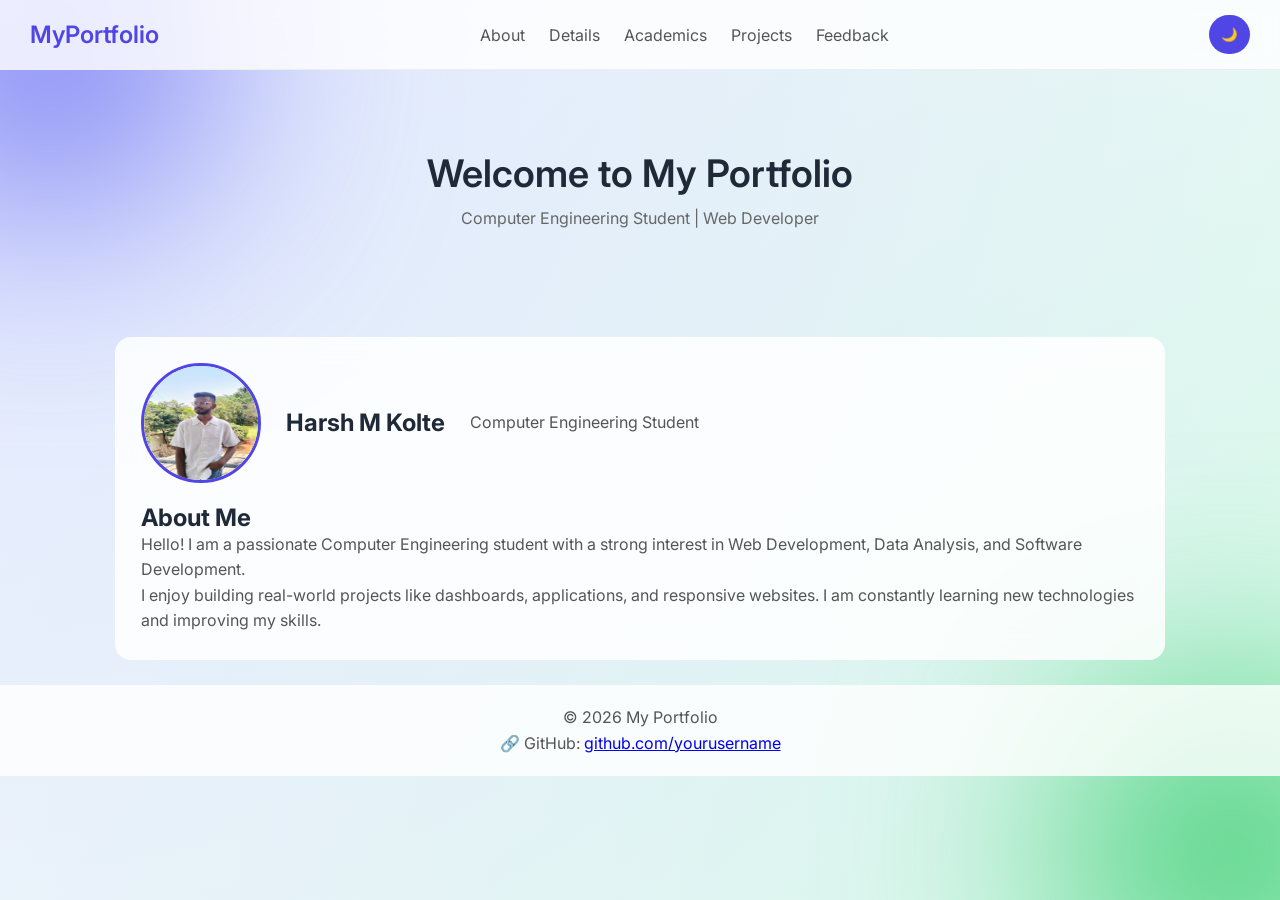
<file: index.html>
<!DOCTYPE html>
<html lang="en">
<head>
    <meta charset="UTF-8">
    <meta name="viewport" content="width=device-width, initial-scale=1.0">
    <title>My Portfolio - About</title>

    <!-- CSS -->
    <link rel="stylesheet" href="style.css">
</head>

<body>

<!-- 🔹 Navbar -->
<nav>
    <h2 class="logo">MyPortfolio</h2>

    <!-- Hidden checkbox -->
    <input type="checkbox" id="menu-toggle">

    <!-- Hamburger icon -->
    <label for="menu-toggle" class="menu-icon">☰</label>

    <!-- Menu -->
    <ul class="nav-links">
        <li><a href="index.html">About</a></li>
        <li><a href="details.html">Details</a></li>
        <li><a href="academics.html">Academics</a></li>
        <li><a href="projects.html">Projects</a></li>
        <li><a href="feedback.html">Feedback</a></li>
    </ul>

    <button id="darkModeToggle">🌙</button>
</nav>

<!-- 🔹 Header -->
<header>
    <h1>Welcome to My Portfolio</h1>
    <p>Computer Engineering Student | Web Developer</p>
</header>

<!-- 🔹 Main Content (Important for Dynamic Upgrade) -->
<main>
    <section id="about">

    <!-- 🧑 Profile Card -->
    <div class="profile-card">
        <img src="profile.jpeg" alt="My Photo">
        <h2>Harsh M Kolte</h2>
        <p>Computer Engineering Student</p>
    </div>

    <h2>About Me</h2>

    <p>
        Hello! I am a passionate Computer Engineering student with a strong
        interest in Web Development, Data Analysis, and Software Development.
    </p>

    <p>
        I enjoy building real-world projects like dashboards, applications,
        and responsive websites. I am constantly learning new technologies
        and improving my skills.
</section>
</main>

<!-- 🔹 Footer -->
<footer>
    <p>© 2026 My Portfolio</p>

    <p>
        🔗 GitHub:
        <a href="https://github.com/yourusername" target="_blank">
            github.com/yourusername
        </a>
    </p>
</footer>



<!-- Dark Mode Script -->
<script>
    const toggleBtn = document.getElementById("darkModeToggle");

    toggleBtn.addEventListener("click", () => {
        document.body.classList.toggle("dark-mode");

        toggleBtn.textContent =
            document.body.classList.contains("dark-mode") ? "☀️" : "🌙";
    });
</script>

</body>
</html>
</file>
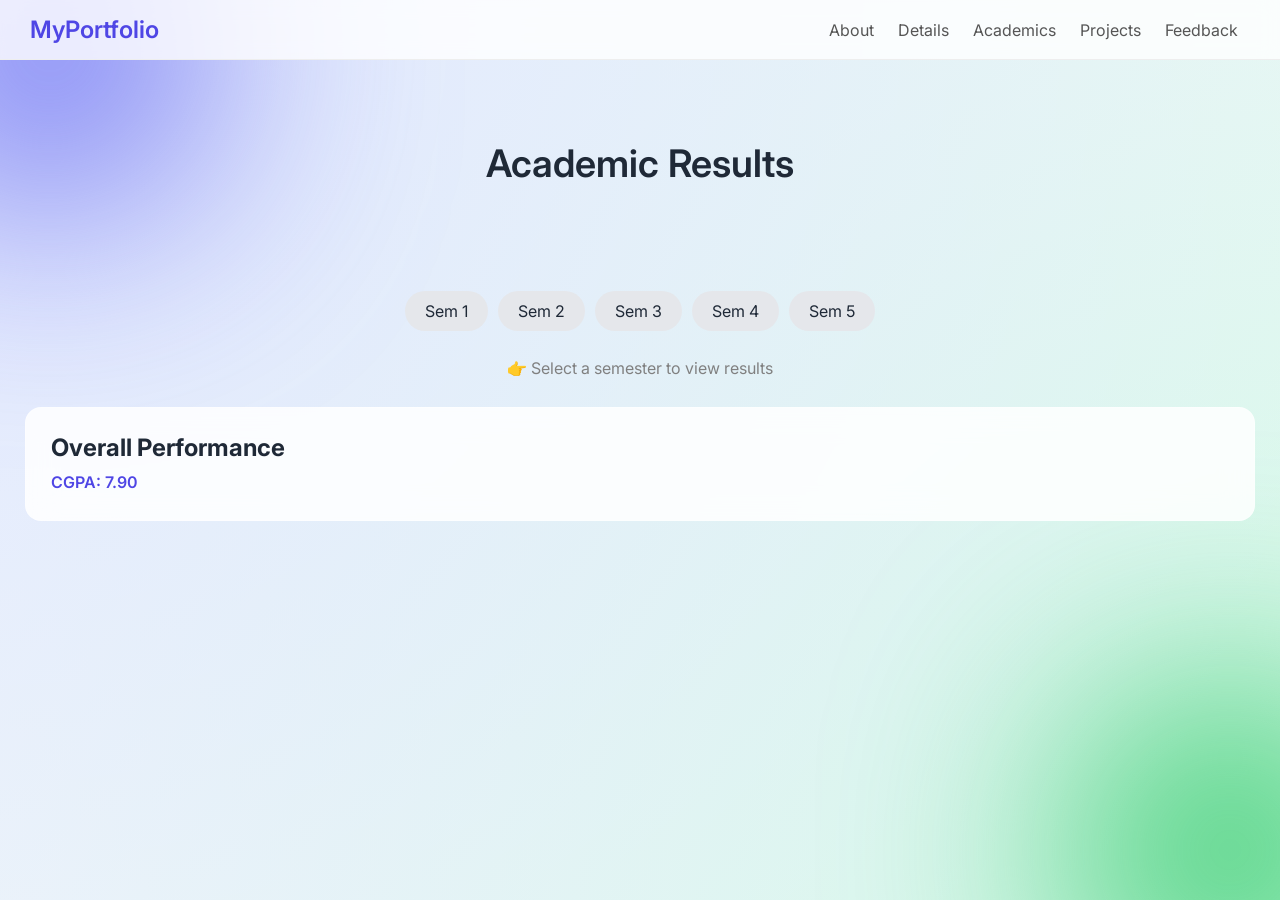
<file: academics.html>
<!DOCTYPE html>
<html lang="en">
<head>
<meta charset="UTF-8">
<meta name="viewport" content="width=device-width, initial-scale=1.0">
<title>Academics</title>
<link rel="stylesheet" href="style.css">

<style>

/* Hide radio buttons */
input[type="radio"] {
    display: none;
}

/* Tabs */
.tabs {
    display: flex;
    justify-content: center;
    margin: 20px;
}

.tabs label {
    padding: 10px 20px;
    margin: 5px;
    background: #e5e7eb;
    border-radius: 20px;
    cursor: pointer;
    transition: 0.3s;
}

.tabs label:hover {
    background: #4f46e5;
    color: white;
}

/* Active tab */
input:checked + label {
    background: #4f46e5;
    color: white;
}

/* Hide all content */
.tab-content {
    display: none;
    padding: 20px;
}

/* Show selected content */
#sem1:checked ~ .content #c1,
#sem2:checked ~ .content #c2,
#sem3:checked ~ .content #c3,
#sem4:checked ~ .content #c4,
#sem5:checked ~ .content #c5 {
    display: block;
}

/* Table styling */
.result-table {
    width: 100%;
    border-collapse: collapse;
    margin-top: 10px;
}

.result-table th {
    background: #4f46e5;
    color: white;
    padding: 8px;
}

.result-table td {
    border: 1px solid #ddd;
    padding: 8px;
    text-align: center;
}

.spi {
    margin-top: 8px;
    font-weight: 600;
    color: #4f46e5;
}

.default-msg {
    text-align: center;
    margin-top: 20px;
    color: gray;
}

</style>

</head>

<body>

<nav>
    <h2 class="logo">MyPortfolio</h2>

    <input type="checkbox" id="menu-toggle">
    <label for="menu-toggle" class="menu-icon">☰</label>

    <ul class="nav-links">
        <li><a href="index.html">About</a></li>
        <li><a href="details.html">Details</a></li>
        <li><a href="academics.html">Academics</a></li>
        <li><a href="projects.html">Projects</a></li>
        <li><a href="feedback.html">Feedback</a></li>
    </ul>
</nav>

<header>
    <h1>Academic Results</h1>
</header>

<!-- Radio buttons -->
<input type="radio" name="tabs" id="sem1">
<input type="radio" name="tabs" id="sem2">
<input type="radio" name="tabs" id="sem3">
<input type="radio" name="tabs" id="sem4">
<input type="radio" name="tabs" id="sem5">

<!-- Tabs -->
<div class="tabs">
    <label for="sem1">Sem 1</label>
    <label for="sem2">Sem 2</label>
    <label for="sem3">Sem 3</label>
    <label for="sem4">Sem 4</label>
    <label for="sem5">Sem 5</label>
</div>

<!-- Default message -->
<p class="default-msg">👉 Select a semester to view results</p>

<!-- Content -->
<div class="content">

<!-- SEM 1 -->
<div id="c1" class="tab-content">
<h2>Semester 1</h2>
<table class="result-table">
<tr><th>Subject</th><th>Grade</th></tr>
<tr><td>BEE</td><td>AA</td></tr>
<tr><td>BME</td><td>BC</td></tr>
<tr><td>EVS</td><td>PS</td></tr>
<tr><td>Maths-I</td><td>CD</td></tr>
<tr><td>Programming</td><td>PS</td></tr>
<tr><td>Physics</td><td>BC</td></tr>
</table>
<p class="spi">SPI: 7.90</p>
</div>

<!-- SEM 2 -->
<div id="c2" class="tab-content">
<h2>Semester 2</h2>
<table class="result-table">
<tr><th>Subject</th><th>Grade</th></tr>
<tr><td>English</td><td>AB</td></tr>
<tr><td>PPS</td><td>BB</td></tr>
<tr><td>Graphics</td><td>AA</td></tr>
<tr><td>Maths-II</td><td>FF</td></tr>
<tr><td>Electronics</td><td>BC</td></tr>
</table>
<p class="spi">SPI: 6.80</p>
</div>

<!-- SEM 3 -->
<div id="c3" class="tab-content">
<h2>Semester 3</h2>
<table class="result-table">
<tr><th>Subject</th><th>Grade</th></tr>
<tr><td>TC</td><td>BC</td></tr>
<tr><td>Stats</td><td>CC</td></tr>
<tr><td>DS</td><td>AA</td></tr>
<tr><td>DBMS</td><td>BB</td></tr>
<tr><td>Digital</td><td>BC</td></tr>
</table>
<p class="spi">SPI: 8.20</p>
</div>

<!-- SEM 4 -->
<div id="c4" class="tab-content">
<h2>Semester 4</h2>
<table class="result-table">
<tr><th>Subject</th><th>Grade</th></tr>
<tr><td>OS</td><td>BC</td></tr>
<tr><td>OOP</td><td>AB</td></tr>
<tr><td>COA</td><td>BB</td></tr>
<tr><td>DM</td><td>BC</td></tr>
<tr><td>SE</td><td>CC</td></tr>
</table>
<p class="spi">SPI: 8.10</p>
</div>

<!-- SEM 5 -->
<div id="c5" class="tab-content">
<h2>Semester 5</h2>
<table class="result-table">
<tr><th>Subject</th><th>Grade</th></tr>
<tr><td>DE</td><td>AA</td></tr>
<tr><td>ADA</td><td>AB</td></tr>
<tr><td>CN</td><td>BB</td></tr>
<tr><td>SE</td><td>BC</td></tr>
<tr><td>Python</td><td>BC</td></tr>
</table>
<p class="spi">SPI: 8.40</p>
</div>

</div>

<!-- CGPA -->
<section>
<h2>Overall Performance</h2>
<p class="spi">CGPA: 7.90</p>
</section>

</body>
</html>
</file>
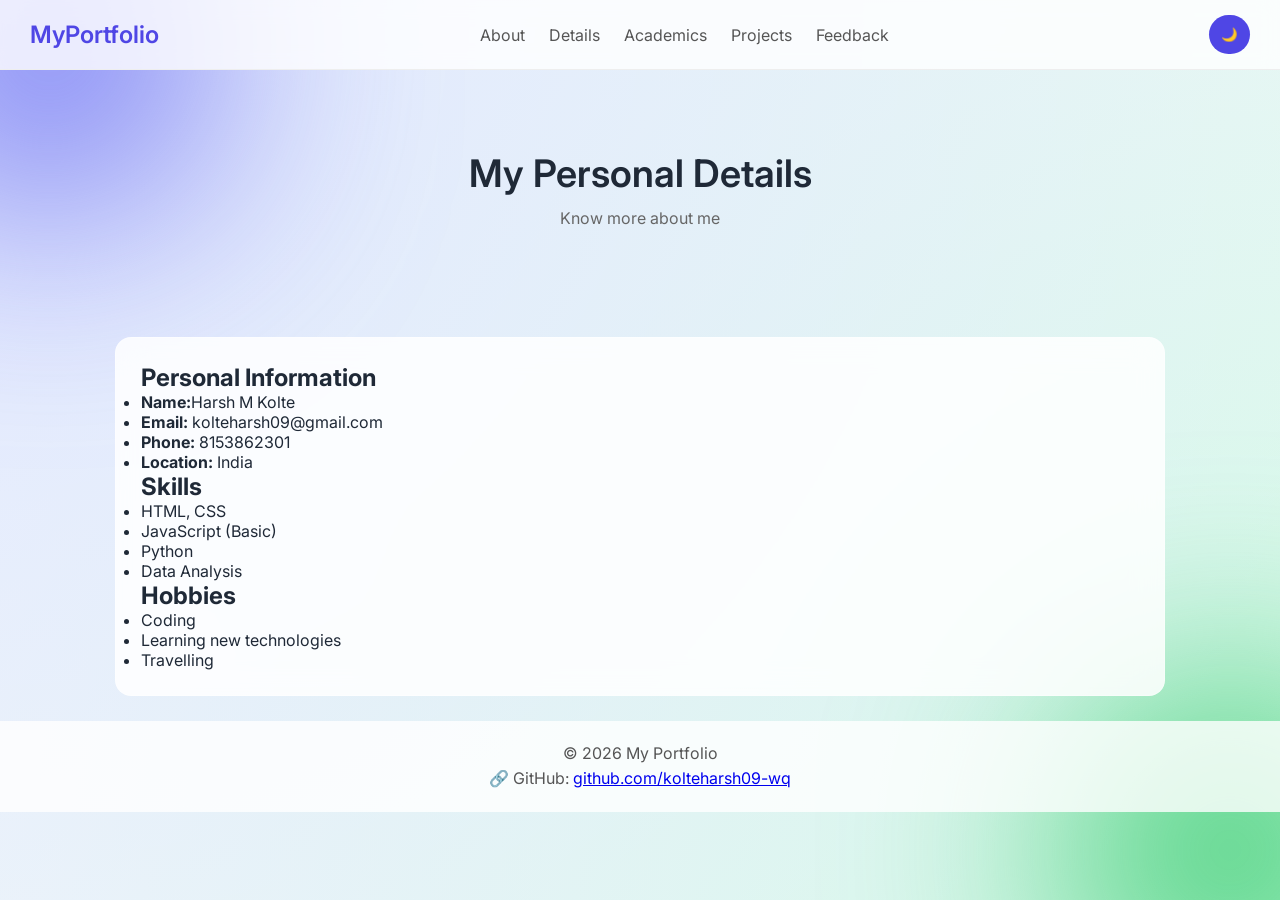
<file: details.html>
<!DOCTYPE html>
<html lang="en">
<head>
    <meta charset="UTF-8">
    <meta name="viewport" content="width=device-width, initial-scale=1.0">
    <title>My Portfolio - Details</title>

    <!-- CSS -->
    <link rel="stylesheet" href="style.css">
</head>

<body>

<!-- 🔹 Navbar -->
<nav>
    <h2 class="logo">MyPortfolio</h2>

    <!-- Hidden checkbox -->
    <input type="checkbox" id="menu-toggle">

    <!-- Hamburger icon -->
    <label for="menu-toggle" class="menu-icon">☰</label>

    <!-- Menu -->
    <ul class="nav-links">
        <li><a href="index.html">About</a></li>
        <li><a href="details.html">Details</a></li>
        <li><a href="academics.html">Academics</a></li>
        <li><a href="projects.html">Projects</a></li>
        <li><a href="feedback.html">Feedback</a></li>
    </ul>

    <button id="darkModeToggle">🌙</button>
</nav>

<!-- 🔹 Header -->
<header>
    <h1>My Personal Details</h1>
    <p>Know more about me</p>
</header>

<!-- 🔹 Main Content -->
<main>
    <section id="details">

        <h2>Personal Information</h2>

        <ul class="details-list">
            <li><strong>Name:</strong>Harsh M Kolte</li>
            <li><strong>Email:</strong> kolteharsh09@gmail.com</li>
            <li><strong>Phone:</strong> 8153862301</li>
            <li><strong>Location:</strong> India</li>
        </ul>

        <h2>Skills</h2>
        <ul class="details-list">
            <li>HTML, CSS</li>
            <li>JavaScript (Basic)</li>
            <li>Python</li>
            <li>Data Analysis</li>
        </ul>

        <h2>Hobbies</h2>
        <ul class="details-list">
            <li>Coding</li>
            <li>Learning new technologies</li>
            <li>Travelling</li>
        </ul>

    </section>
</main>

<!-- 🔹 Footer -->
<footer>
    <p>© 2026 My Portfolio</p>

    <p>
        🔗 GitHub:
        <a href="https://github.com/kolteharsh09-wq" target="_blank">
            github.com/kolteharsh09-wq
        </a>
    </p>
</footer>
</body>
</html>
</file>
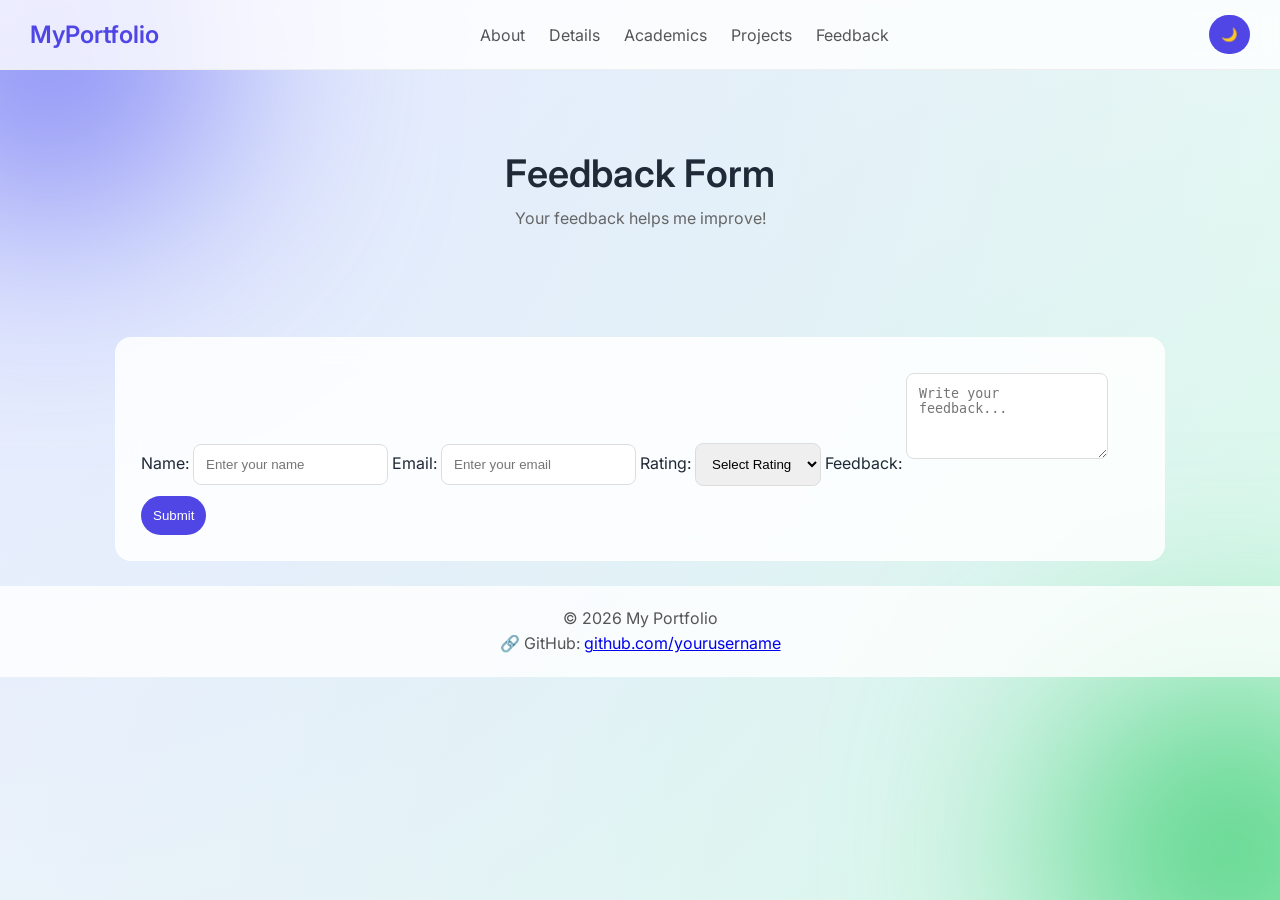
<file: feedback.html>
<!DOCTYPE html>
<html lang="en">
<head>
    <meta charset="UTF-8">
    <meta name="viewport" content="width=device-width, initial-scale=1.0">
    <title>My Portfolio - Feedback</title>

    <!-- CSS -->
    <link rel="stylesheet" href="style.css">
</head>

<body>

<!-- 🔹 Navbar -->
<nav>
    <h2 class="logo">MyPortfolio</h2>

    <!-- Hidden checkbox -->
    <input type="checkbox" id="menu-toggle">

    <!-- Hamburger icon -->
    <label for="menu-toggle" class="menu-icon">☰</label>

    <!-- Menu -->
    <ul class="nav-links">
        <li><a href="index.html">About</a></li>
        <li><a href="details.html">Details</a></li>
        <li><a href="academics.html">Academics</a></li>
        <li><a href="projects.html">Projects</a></li>
        <li><a href="feedback.html">Feedback</a></li>
    </ul>

    <button id="darkModeToggle">🌙</button>
</nav>

<!-- 🔹 Header -->
<header>
    <h1>Feedback Form</h1>
    <p>Your feedback helps me improve!</p>
</header>

<!-- 🔹 Main Content -->
<main>
<section id="feedback">

    <form id="feedbackForm">

        <label for="name">Name:</label>
        <input type="text" id="name" placeholder="Enter your name" required>

        <label for="email">Email:</label>
        <input type="email" id="email" placeholder="Enter your email" required>

        <label for="rating">Rating:</label>
        <select id="rating" required>
            <option value="">Select Rating</option>
            <option>Excellent</option>
            <option>Good</option>
            <option>Average</option>
            <option>Poor</option>
        </select>

        <label for="message">Feedback:</label>
        <textarea id="message" rows="4" placeholder="Write your feedback..." required></textarea>

        <button type="submit">Submit</button>

    </form>

    <!-- Success Message -->
    <p id="successMsg" style="display:none; color:green; margin-top:10px;">
        ✅ Feedback submitted successfully!
    </p>

</section>
</main>

<!-- 🔹 Footer -->
<footer>
    <p>© 2026 My Portfolio</p>

    <p>
        🔗 GitHub:
        <a href="https://github.com/yourusername" target="_blank">
            github.com/yourusername
        </a>
    </p>
</footer>
<!-- ✅ Form Handling -->
<script>
    const form = document.getElementById("feedbackForm");
    const msg = document.getElementById("successMsg");

    form.addEventListener("submit", function(e) {
        e.preventDefault();

        msg.style.display = "block";
        form.reset();
    });
</script>

</body>
</html>
</file>
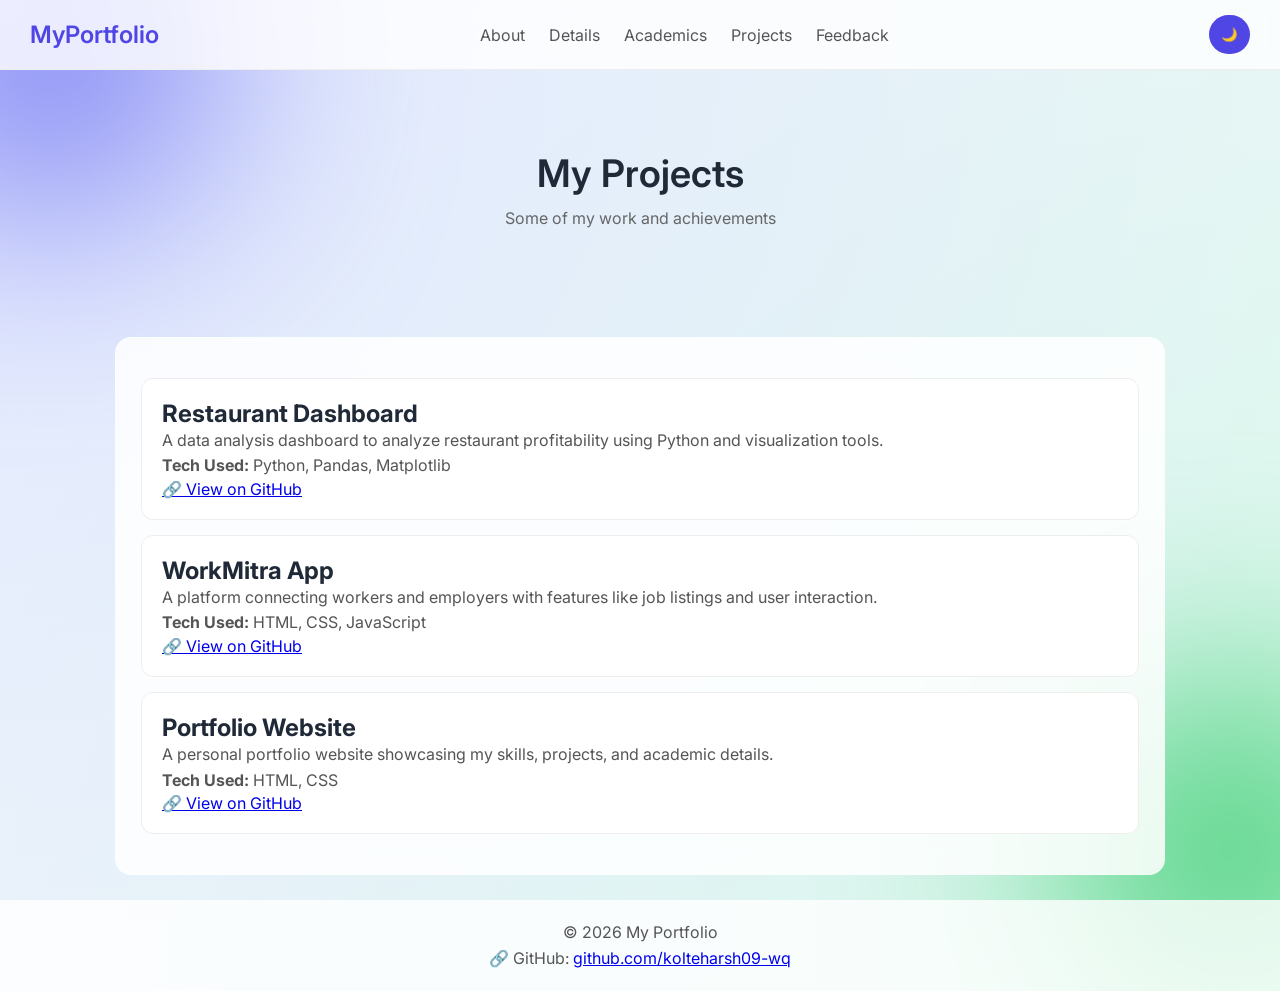
<file: projects.html>
<!DOCTYPE html>
<html lang="en">
<head>
    <meta charset="UTF-8">
    <meta name="viewport" content="width=device-width, initial-scale=1.0">
    <title>My Portfolio - Projects</title>

    <!-- CSS -->
    <link rel="stylesheet" href="style.css">
</head>

<body>

<!-- 🔹 Navbar -->
<nav>
    <h2 class="logo">MyPortfolio</h2>

    <!-- Hidden checkbox -->
    <input type="checkbox" id="menu-toggle">

    <!-- Hamburger icon -->
    <label for="menu-toggle" class="menu-icon">☰</label>

    <!-- Menu -->
    <ul class="nav-links">
        <li><a href="index.html">About</a></li>
        <li><a href="details.html">Details</a></li>
        <li><a href="academics.html">Academics</a></li>
        <li><a href="projects.html">Projects</a></li>
        <li><a href="feedback.html">Feedback</a></li>
    </ul>

    <button id="darkModeToggle">🌙</button>
</nav>

<!-- 🔹 Header -->
<header>
    <h1>My Projects</h1>
    <p>Some of my work and achievements</p>
</header>

<!-- 🔹 Main Content -->
<main>
<section id="projects">

    <div class="project-card">
        <h2>Restaurant Dashboard</h2>
        <p>
            A data analysis dashboard to analyze restaurant profitability using Python and visualization tools.
        </p>
        <p><strong>Tech Used:</strong> Python, Pandas, Matplotlib</p>
        <a href="https://github.com/kolteharsh09-wq/restaurant-dashboard" target="_blank">
            🔗 View on GitHub
        </a>
    </div>

    <div class="project-card">
        <h2>WorkMitra App</h2>
        <p>
            A platform connecting workers and employers with features like job listings and user interaction.
        </p>
        <p><strong>Tech Used:</strong> HTML, CSS, JavaScript</p>
        <a href="https://github.com/yourusername/workmitra" target="_blank">
            🔗 View on GitHub
        </a>
    </div>

    <div class="project-card">
        <h2>Portfolio Website</h2>
        <p>
            A personal portfolio website showcasing my skills, projects, and academic details.
        </p>
        <p><strong>Tech Used:</strong> HTML, CSS</p>
        <a href="https://github.com/kolteharsh09-wq/hkportfolio" target="_blank">
            🔗 View on GitHub
        </a>
    </div>

</section>
</main>

<!-- 🔹 Footer -->
<footer>
    <p>© 2026 My Portfolio</p>

    <p>
        🔗 GitHub:
        <a href="https://github.com/kolteharsh09-wq" target="_blank">
            github.com/kolteharsh09-wq
        </a>
    </p>
</footer>
</body>
</html>
</file>
<file: style.css>
/* 🔹 Google Font */
@import url('https://fonts.googleapis.com/css2?family=Inter:wght@300;400;600&display=swap');

/* 🔹 Reset */
* {
    margin: 0;
    padding: 0;
    box-sizing: border-box;
}

/* 🔹 Colors */
:root {
    --primary: #4f46e5;
    --accent: #22c55e;
    --text: #1f2937;
}

/* 🔹 Premium Background */
body {
    font-family: 'Inter', sans-serif;
    background: radial-gradient(circle at top left, #e0e7ff, transparent),
                radial-gradient(circle at bottom right, #d1fae5, transparent),
                #f9fafb;
    color: var(--text);
    min-height: 100vh;
}

/* Floating Glow */
body::before,
body::after {
    content: "";
    position: fixed;
    width: 300px;
    height: 300px;
    border-radius: 50%;
    filter: blur(120px);
    z-index: -1;
}

body::before {
    background: #6366f1;
    top: -100px;
    left: -100px;
}

body::after {
    background: #22c55e;
    bottom: -100px;
    right: -100px;
}

/* 🔹 Container */
main {
    max-width: 1100px;
    margin: auto;
}

/* 🔹 Navbar */
nav {
    display: flex;
    justify-content: space-between;
    align-items: center;
    padding: 15px 30px;
    background: rgba(255,255,255,0.8);
    backdrop-filter: blur(10px);
    border-bottom: 1px solid #eee;
    position: sticky;
    top: 0;
    z-index: 1000;
}

.logo {
    font-weight: 600;
    color: var(--primary);
}

/* Nav links */
.nav-links {
    display: flex;
    list-style: none;
}

.nav-links li {
    margin: 0 12px;
}

.nav-links a {
    text-decoration: none;
    color: #555;
    transition: 0.3s;
}

.nav-links a:hover {
    color: var(--primary);
}

/* 🔹 Hamburger */
#menu-toggle {
    display: none;
}

.menu-icon {
    display: none;
    font-size: 24px;
    cursor: pointer;
}

/* 🔹 Header */
header {
    text-align: center;
    padding: 80px 20px;
}

header h1 {
    font-size: 38px;
    font-weight: 600;
}

header p {
    color: #666;
    margin-top: 10px;
}

/* 🔹 Sections */
section {
    background: rgba(255, 255, 255, 0.85);
    backdrop-filter: blur(15px);
    margin: 25px;
    padding: 25px;
    border-radius: 16px;
    border: 1px solid rgba(255,255,255,0.3);
    transition: 0.3s;
}

section:hover {
    transform: translateY(-5px);
    box-shadow: 0 10px 30px rgba(99,102,241,0.15);
}

/* 🔹 Profile Card */
.profile-card {
    display: flex;
    align-items: center;
    gap: 25px;
    margin-bottom: 20px;
}

.profile-card img {
    width: 120px;
    height: 120px;
    border-radius: 50%;
    border: 3px solid var(--primary);
}

/* 🔹 Text */
p {
    line-height: 1.6;
    color: #555;
}

/* 🔹 Projects */
.project-card {
    background: white;
    padding: 20px;
    margin: 15px 0;
    border-radius: 12px;
    border: 1px solid #eee;
    transition: 0.3s;
}

.project-card:hover {
    box-shadow: 0 10px 30px rgba(0,0,0,0.08);
    transform: translateY(-5px);
}

/* 🔹 Tables */
table {
    width: 100%;
    border-collapse: collapse;
}

th {
    background: var(--primary);
    color: white;
    padding: 10px;
}

td {
    padding: 10px;
    border-bottom: 1px solid #eee;
}

tr:hover {
    background: #f1f5f9;
}

/* 🔹 Tabs */
.tabs {
    display: flex;
    justify-content: center;
    flex-wrap: wrap;
}

.tab-btn {
    padding: 10px 16px;
    margin: 5px;
    border: none;
    border-radius: 20px;
    background: #e5e7eb;
    cursor: pointer;
    transition: 0.3s;
}

.tab-btn.active,
.tab-btn:hover {
    background: var(--primary);
    color: white;
}

/* 🔹 Forms */
input, textarea, select {
    margin: 10px 0;
    padding: 12px;
    border-radius: 8px;
    border: 1px solid #ddd;
}

/* 🔹 Buttons */
button {
    background: var(--primary);
    color: white;
    padding: 12px;
    border: none;
    border-radius: 25px;
    cursor: pointer;
    transition: 0.3s;
}

button:hover {
    background: #4338ca;
}

/* 🔹 Footer */
footer {
    text-align: center;
    padding: 20px;
    background: rgba(255,255,255,0.8);
    margin-top: 20px;
}

/* 🔹 Responsive */
@media (max-width: 768px) {

    .menu-icon {
        display: block;
    }

    .nav-links {
        display: none;
        flex-direction: column;
        width: 100%;
        background: white;
        margin-top: 10px;
        border-radius: 10px;
    }

    #menu-toggle:checked + .menu-icon + .nav-links {
        display: flex;
    }

    nav {
        flex-direction: column;
    }

    .profile-card {
        flex-direction: column;
        text-align: center;
    }

    section {
        margin: 15px;
    }

    table {
        display: block;
        overflow-x: auto;
    }
}
</file>
